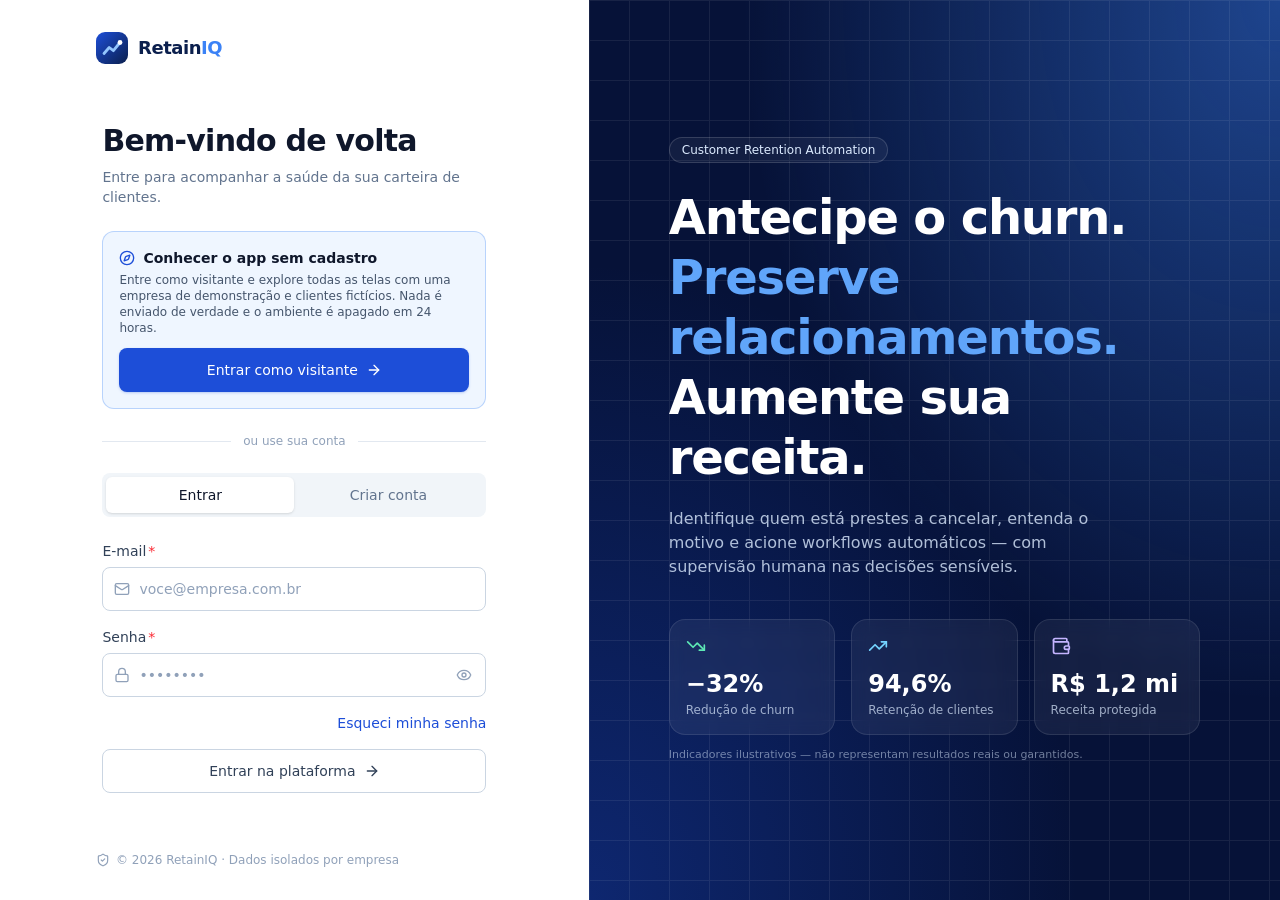
<file: retainiq/index.html>
<!doctype html>
<html lang="pt-BR">
  <head>
    <meta charset="UTF-8" />
    <link rel="icon" href="data:image/svg+xml,%3Csvg xmlns='http://www.w3.org/2000/svg' viewBox='0 0 32 32'%3E%3Crect width='32' height='32' rx='8' fill='%230b1f4d'/%3E%3Cpath d='M9 21l5-6 4 3 5-7' stroke='%233b82f6' stroke-width='3' fill='none' stroke-linecap='round' stroke-linejoin='round'/%3E%3C/svg%3E" />
    <meta name="viewport" content="width=device-width, initial-scale=1.0" />
    <meta name="description" content="RetainIQ — Plataforma inteligente de prevenção de churn" />
    <title>RetainIQ — Prevenção de Churn</title>
    <script>
      // GitHub Pages: o 404.html do site redireciona rotas internas para ?p=<rota>; aqui a rota original é restaurada.
      (function () {
        var p = new URLSearchParams(window.location.search).get('p')
        if (p && p.charAt(0) === '/') window.history.replaceState(null, '', p)
      })()
    </script>
    <script type="module" crossorigin src="/retainiq/assets/index-DQrzlvRf.js"></script>
    <link rel="modulepreload" crossorigin href="/retainiq/assets/ui-lrUXdoPu.js">
    <link rel="stylesheet" crossorigin href="/retainiq/assets/index-BlGRIh81.css">
  </head>
  <body>
    <div id="root"></div>
  </body>
</html>
</file>
